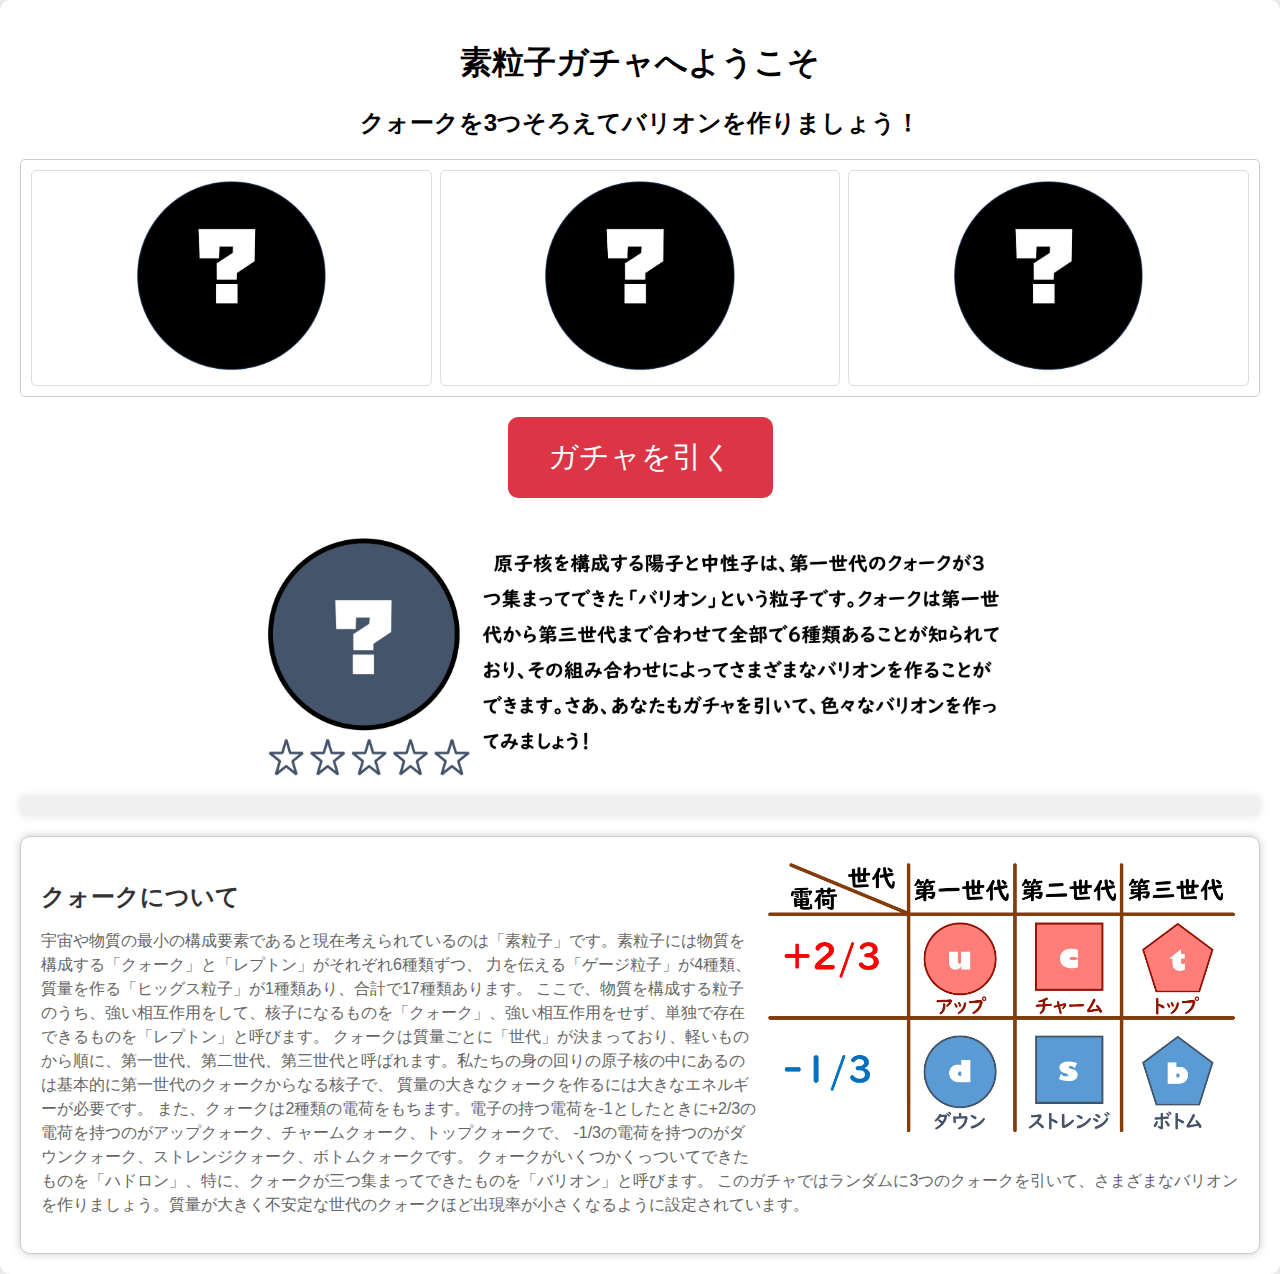
<file: index.html>
<!DOCTYPE html>
<html lang="en">
<head>
    <meta charset="UTF-8">
    <meta name="viewport" content="width=device-width, initial-scale=1.0">
    <title>素粒子ガチャ</title>
    <link rel="stylesheet" href="styles.css">
    <meta property="og:title" content="素粒子ガチャ">
<meta property="og:description" content="クォークを3つ揃えてバリオンを作るゲームです
。質量が重く、不安定なクォークほどレア度が高く設定されています。">
<meta property="og:image" content="https://aki-cast.github.io/baryon_gacha/ogp.jpg"> <!-- OGP画像のURLを指定 -->
<meta property="og:url" content="https://aki-cast.github.io/baryon_gacha/">
<meta name="twitter:card" content="summary_large_image">
</head>
<body>
    <div class="container">
        <h1>素粒子ガチャへようこそ</h1>
        <h2>クォークを3つそろえてバリオンを作りましょう！</h2>
        
<div class="result">
    <div class="result-item" id="result-item-1">
        <img src="ItemA.jpg" alt="?">
    </div>
    <div class="result-item" id="result-item-2">
        <img src="ItemA.jpg" alt="?">
    </div>
    <div class="result-item" id="result-item-3">
        <img src="ItemA.jpg" alt="?">
    </div>
</div>
        <button id="pull-button">ガチャを引く</button>


        <div class="result-summary">
            <img id="result-image" src="Image0.jpg" alt="Result Image">
        </div>
        <div id="summary-counter" class="summary-counter"></div>
        <div class="column">
            <img src="quarks.jpg" alt="quarksdescription"> 
            <h3>クォークについて</h3>
            <p>
                宇宙や物質の最小の構成要素であると現在考えられているのは「素粒子」です。素粒子には物質を構成する「クォーク」と「レプトン」がそれぞれ6種類ずつ、
                力を伝える「ゲージ粒子」が4種類、質量を作る「ヒッグス粒子」が1種類あり、合計で17種類あります。
                ここで、物質を構成する粒子のうち、強い相互作用をして、核子になるものを「クォーク」、強い相互作用をせず、単独で存在できるものを「レプトン」と呼びます。
                クォークは質量ごとに「世代」が決まっており、軽いものから順に、第一世代、第二世代、第三世代と呼ばれます。私たちの身の回りの原子核の中にあるのは基本的に第一世代のクォークからなる核子で、
                質量の大きなクォークを作るには大きなエネルギーが必要です。
                また、クォークは2種類の電荷をもちます。電子の持つ電荷を-1としたときに+2/3の電荷を持つのがアップクォーク、チャームクォーク、トップクォークで、
                -1/3の電荷を持つのがダウンクォーク、ストレンジクォーク、ボトムクォークです。
                クォークがいくつかくっついてできたものを「ハドロン」、特に、クォークが三つ集まってできたものを「バリオン」と呼びます。
                このガチャではランダムに3つのクォークを引いて、さまざまなバリオンを作りましょう。質量が大きく不安定な世代のクォークほど出現率が小さくなるように設定されています。
            </p>
        </div>
    </div>

    <script src="script.js"></script>
</body>
</html>
</file>
<file: styles.css>
body {
    font-family: Arial, sans-serif;
    margin: 0;
    padding: 0;
    display: flex;
    justify-content: center;
    align-items: center;
    min-height: 100vh;
    background-color: #f0f0f0;
}

.container {
    text-align: center;
    background-color: white;
    border-radius: 10px;
    padding: 20px;
    box-shadow: 0px 0px 10px rgba(0, 0, 0, 0.1);
}

.result {
    display: flex; /* Flexコンテナにする */
    justify-content: space-between; /* アイテムを均等に配置 */
    margin: 20px 0;
    padding: 10px;
    border: 1px solid #ccc;
    border-radius: 5px;
    gap: 8px;
}


.result-summary img {
    max-width: 60%; /* 画像の最大幅を100%に設定 */
    height: auto; /* アスペクト比を維持するために高さを自動調整 */
    display: block; /* 余分なスペースを削除し、画像を中央に配置 */
    margin: 0 auto; /* 画像を中央に配置 */
}

img {
    max-width: 50%;
    height: auto;
}
.result-item {
    flex: 1; /* 空白スペースを均等に分割 */
    padding: 10px;
    border: 1px solid #ddd;
    border-radius: 5px;
    text-align: center;
}

button {
    padding: 20px 40px; /* 大きなボタン */
    background-color: #dc3545;
    color: white;
    border: none;
    border-radius: 10px;
    cursor: pointer;
    transition: background-color 0.3s;
    font-size: 30px; /* フォントサイズを大きく設定 */
    margin-bottom: 20px; 
}

button:hover {
    background-color: #c82333; /* ホバー時の背景色 */
}
.result-summary {
    margin-top: 20px; /* result-summaryの上に余白を追加 */
}

.column {
    background-color: #fff; /* 背景色を白に設定 */
    border: 1px solid #ccc; /* ボーダーを追加 */
    border-radius: 10px; /* 角丸 */
    box-shadow: 0px 0px 10px rgba(0, 0, 0, 0.2); /* 影を追加 */
    padding: 20px; /* パディングを追加 */
    margin-top: 20px; /* 上部の余白を設定 */
    text-align: left; /* テキストを左揃えに設定 */
}

.column h3 {
    font-size: 24px; /* タイトルのフォントサイズを大きくする */
    margin-bottom: 10px; /* タイトル下部の余白を追加 */
    color: #333; /* タイトルの文字色を設定 */
}

.column p {
    font-size: 16px; /* 本文のフォントサイズを設定 */
    line-height: 1.5; /* 行間を設定 */
    color: #666; /* 本文の文字色を設定 */
}

.column img {
    float: right;
    max-width: 40%; /* 画像の最大幅を設定 */
    border-radius: 5px; /* 画像を角丸にする */
}

.summary-counter {
    margin-top: 20px; /* カウンターの上に余白を追加 */
    font-size: 16px;
    padding: 10px;
    background-color: #f0f0f0; /* 背景色を設定 */
    border-radius: 5px; /* 角丸 */
    box-shadow: 0px 0px 10px rgba(0, 0, 0, 0.1); /* 影を追加 */
    text-align: center; /* テキストを中央揃え */
}

/* カウンター内の各要素をブロックとして表示 */
.summary-counter div {
    display: inline-block;
    margin-right: 10px; /* 各要素の右側に余白を追加 */
}

/* ... 以前のスタイル ... */

.particle1-bg {
    background-color: red; /* 赤色の背景色 */
    color: white; /* 白色の文字色 */
    padding: 5px 10px; /* パディングを追加してテキストを中央に配置 */
    margin: 5px; /* 各要素の間に余白を追加 */
    border-radius: 5px; /* 角丸 */
    display: inline-block; /* ブロック要素を横並びに配置 */
}

.particle2-bg {
    background-color: blue; /* 青色の背景色 */
    color: white; /* 白色の文字色 */
    padding: 5px 10px; /* パディングを追加してテキストを中央に配置 */
    margin: 5px; /* 各要素の間に余白を追加 */
    border-radius: 5px; /* 角丸 */
    display: inline-block; /* ブロック要素を横並びに配置 */
}

.particle3-bg {
    background-color: green; /* 緑色の背景色 */
    color: white; /* 白色の文字色 */
    padding: 5px 10px; /* パディングを追加してテキストを中央に配置 */
    margin: 5px; /* 各要素の間に余白を追加 */
    border-radius: 5px; /* 角丸 */
    display: inline-block; /* ブロック要素を横並びに配置 */
}

.particle4-bg {
    background-color: orange; /* オレンジ色の背景色 */
    color: white; /* 白色の文字色 */
    padding: 5px 10px; /* パディングを追加してテキストを中央に配置 */
    margin: 5px; /* 各要素の間に余白を追加 */
    border-radius: 5px; /* 角丸 */
    display: inline-block; /* ブロック要素を横並びに配置 */
}

.particle5-bg {
    background-color: rgb(207, 90, 201); /* オレンジ色の背景色 */
    color: white; /* 白色の文字色 */
    padding: 5px 10px; /* パディングを追加してテキストを中央に配置 */
    margin: 5px; /* 各要素の間に余白を追加 */
    border-radius: 5px; /* 角丸 */
    display: inline-block; /* ブロック要素を横並びに配置 */
}

.particle6-bg {
    background-color: rgb(235, 231, 35); /* オレンジ色の背景色 */
    color: white; /* 白色の文字色 */
    padding: 5px 10px; /* パディングを追加してテキストを中央に配置 */
    margin: 5px; /* 各要素の間に余白を追加 */
    border-radius: 5px; /* 角丸 */
    display: inline-block; /* ブロック要素を横並びに配置 */
}

.particle7-bg {
    background-color: rgb(188, 84, 230); /* オレンジ色の背景色 */
    color: white; /* 白色の文字色 */
    padding: 5px 10px; /* パディングを追加してテキストを中央に配置 */
    margin: 5px; /* 各要素の間に余白を追加 */
    border-radius: 5px; /* 角丸 */
    display: inline-block; /* ブロック要素を横並びに配置 */
}

.particle8-bg {
    background-color: rgb(78, 192, 212); /* オレンジ色の背景色 */
    color: white; /* 白色の文字色 */
    padding: 5px 10px; /* パディングを追加してテキストを中央に配置 */
    margin: 5px; /* 各要素の間に余白を追加 */
    border-radius: 5px; /* 角丸 */
    display: inline-block; /* ブロック要素を横並びに配置 */
}


@media screen and (max-width: 768px) {
    /* ここにスマートフォン用のスタイルを指定 */
    body {
        font-size: 1rem;
        font-family: Arial, sans-serif;
        margin: 0;
        padding: 0;
        display: flex;
        justify-content: center;
        align-items: center;
        min-height: 100vh;
        background-color: #f0f0f0;
    }
    body h1{
        font-size:24px;
    }
    body h2{
        font-size:20px;
    }
    .result-summary img {
        max-width: 100%; /* 画像の最大幅を100%に設定 */
        height: auto; /* アスペクト比を維持するために高さを自動調整 */
        display: block; /* 余分なスペースを削除し、画像を中央に配置 */
        margin: 0 auto; /* 画像を中央に配置 */
    }

.column img {
    float: center;
    max-width: 100%; /* 画像の最大幅を設定 */
    border-radius: 5px; /* 画像を角丸にする */
}
}
</file>
